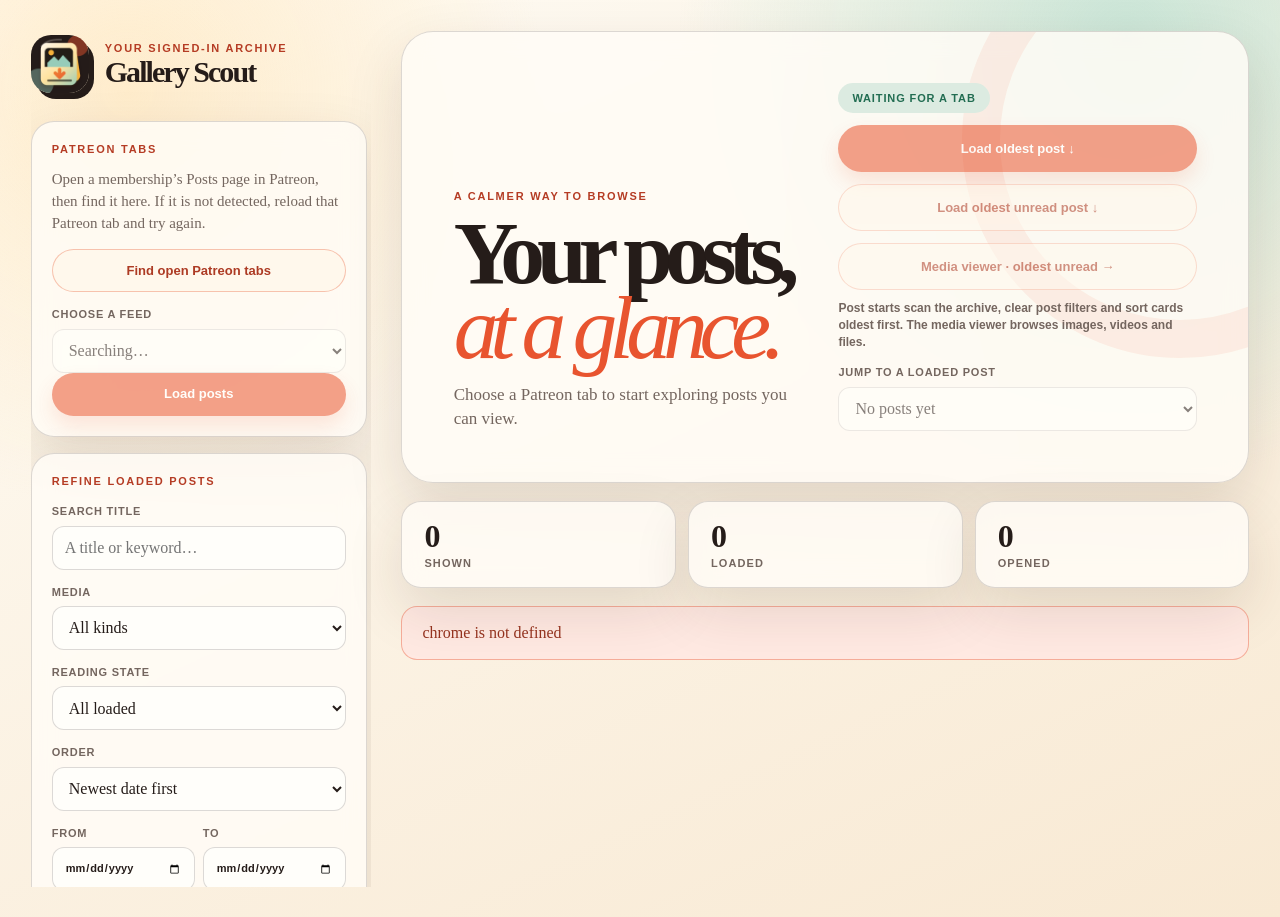
<file: extension/gallery.html>
<!doctype html>
<html lang="en">
<head>
  <meta charset="utf-8" />
  <meta name="viewport" content="width=device-width, initial-scale=1" />
  <title>Gallery Scout · Subscriber preview</title>
  <link rel="icon" type="image/png" href="assets/patreon-gallery-icon.png" />
  <link rel="stylesheet" href="gallery.css" />
</head>
<body>
  <div class="app-shell">
    <aside class="sidebar">
      <div class="logo-row">
        <img src="assets/patreon-gallery-icon.png" alt="" class="logo" />
        <div><span class="kicker">Your signed-in archive</span><h1>Gallery Scout</h1></div>
      </div>
      <section class="sidebar-card">
        <span class="section-label">Patreon tabs</span>
        <p class="hint">Open a membership’s Posts page in Patreon, then find it here. If it is not detected, reload that Patreon tab and try again.</p>
        <button id="findTabs" type="button" class="button button-outline">Find open Patreon tabs</button>
        <label for="membershipSelect">Choose a feed</label>
        <select id="membershipSelect" disabled><option value="">Searching…</option></select>
        <button id="reloadFeed" type="button" class="button button-primary" disabled>Load posts</button>
      </section>
      <section class="sidebar-card">
        <span class="section-label">Refine loaded posts</span>
        <label for="search">Search title</label>
        <input id="search" type="search" placeholder="A title or keyword…" />
        <label for="typeFilter">Media</label>
        <select id="typeFilter"><option value="all">All kinds</option><option value="image">Images</option><option value="video">Videos</option><option value="file">Files</option><option value="post">Other posts</option></select>
        <label for="viewFilter">Reading state</label>
        <select id="viewFilter"><option value="all">All loaded</option><option value="unviewed">Not opened here</option><option value="viewed">Opened here</option></select>
        <label for="sort">Order</label>
        <select id="sort"><option value="desc">Newest date first</option><option value="asc">Oldest date first</option></select>
        <div class="dates"><label for="fromDate">From<input id="fromDate" type="date" /></label><label for="toDate">To<input id="toDate" type="date" /></label></div>
      </section>
      <section class="sidebar-card">
        <span class="section-label">Download your media</span>
        <label for="downloadScope">Choose posts</label>
        <select id="downloadScope"><option value="current">Current filters</option><option value="all">All accessible media</option><option value="unread">Not opened here</option><option value="dates">Date range</option></select>
        <div id="downloadDates" class="dates" hidden><label for="downloadFrom">From<input id="downloadFrom" type="date" /></label><label for="downloadTo">To<input id="downloadTo" type="date" /></label></div>
        <button id="prepareDownloads" type="button" class="button button-outline" disabled>Prepare downloads</button>
        <p id="downloadProgress" class="hint download-progress" role="status" aria-live="polite">Only files Patreon provides to your account can be downloaded.</p>
        <button id="cancelDownloads" type="button" class="button button-outline" hidden>Stop queueing</button>
        <button id="exportYoutubeUrls" type="button" class="button button-outline" disabled>Export YouTube URLs for yt-dlp</button>
        <p id="youtubeExportStatus" class="hint download-progress" role="status" aria-live="polite">Creates a plain-text list, not a video download.</p>
        <button id="cancelYoutubeExport" type="button" class="button button-outline" hidden>Stop export</button>
      </section>
      <p class="sidebar-foot">“Unread” means not opened in Gallery Scout on this browser profile; it does not reflect Patreon's read state. Reads pages using your Patreon tab. It never asks for your password or copy session cookies to a local server.</p>
    </aside>
    <main class="main">
      <header class="hero">
        <div><span class="kicker">A calmer way to browse</span><h2 id="heading">Your posts,<br /><em>at a glance.</em></h2><p id="subtitle">Choose a Patreon tab to start exploring posts you can view.</p></div>
        <div class="hero-tools"><span id="connectionBadge" class="badge">Waiting for a tab</span><button id="startOldestPost" type="button" class="button button-primary gallery-start" disabled>Load oldest post ↓</button><button id="startOldestUnreadPost" type="button" class="button button-outline gallery-start" disabled>Load oldest unread post ↓</button><button id="openGallery" type="button" class="button button-outline gallery-start" disabled>Media viewer · oldest unread →</button><p class="hero-start-hint">Post starts scan the archive, clear post filters and sort cards oldest first. The media viewer browses images, videos and files.</p><label for="jump">Jump to a loaded post</label><select id="jump" disabled><option value="">No posts yet</option></select></div>
      </header>
      <section class="metrics" aria-label="Loaded post statistics"><div><strong id="shownCount">0</strong><span>shown</span></div><div><strong id="loadedCount">0</strong><span>loaded</span></div><div><strong id="viewedCount">0</strong><span>opened</span></div></section>
      <p id="status" class="status" role="status" aria-live="polite">Looking for signed-in Patreon tabs…</p>
      <section id="grid" class="grid" aria-label="Post gallery"></section>
      <div class="more-row"><button id="loadMore" type="button" class="button button-primary" hidden>Load next page</button></div>
    </main>
  </div>
  <dialog id="viewer" class="viewer" aria-labelledby="viewerTitle" aria-describedby="viewerHint">
    <div class="viewer-shell">
      <header class="viewer-header">
        <div class="viewer-heading"><span class="kicker">Media gallery</span><h2 id="viewerTitle">Post media</h2><p id="viewerCounter"></p></div>
        <div class="viewer-actions">
          <button id="viewerZoom" type="button" class="viewer-button" aria-pressed="false">Zoom to 100%</button>
          <button id="viewerDownload" type="button" class="viewer-button" disabled>Download post ↓</button>
          <button id="viewerOriginal" type="button" class="viewer-button">Original post ↗</button>
          <button id="viewerClose" type="button" class="viewer-button viewer-close" aria-label="Close media viewer">×</button>
        </div>
      </header>
      <div class="viewer-jumpbar">
        <label for="viewerJump">Jump to</label>
        <select id="viewerJump"><option value="oldest-unread">Oldest unread</option><option value="oldest">Oldest</option><option value="newest-unread">Newest unread</option><option value="newest">Newest</option><option value="date">A date…</option></select>
        <input id="viewerDate" type="date" aria-label="Jump to post on or after date" hidden />
        <button id="viewerGo" type="button" class="viewer-button">Go</button>
        <button id="viewerCancelScan" type="button" class="viewer-button" hidden>Stop scanning</button>
        <span>← older · newer →</span>
      </div>
      <div class="viewer-stage-row">
        <button id="viewerPrev" type="button" class="viewer-arrow" aria-label="Previous older post">←</button>
        <div id="viewerStage" class="viewer-stage"><img id="viewerImage" alt="" referrerpolicy="no-referrer" /><video id="viewerVideo" controls playsinline preload="metadata" hidden></video><iframe id="viewerEmbed" title="Embedded video" sandbox="allow-scripts allow-same-origin allow-presentation" referrerpolicy="no-referrer" allow="autoplay; encrypted-media; picture-in-picture; fullscreen" hidden></iframe><div id="viewerFallback" class="viewer-fallback" hidden></div><button id="viewerMediaLink" type="button" class="viewer-media-link" hidden><span>Open media ↗</span></button><button id="viewerEmbedStart" type="button" class="viewer-embed-start" hidden>▶ Play here</button></div>
        <button id="viewerNext" type="button" class="viewer-arrow" aria-label="Next newer post">→</button>
      </div>
      <div id="viewerAssets" class="viewer-assets" hidden aria-label="Available post media"></div>
      <p id="viewerLoading" class="viewer-loading" role="status"></p>
      <footer class="viewer-footer"><p id="viewerDescription"></p><span id="viewerHint">← older · → newer · Escape closes · Zoom for original pixels</span></footer>
    </div>
  </dialog>
  <dialog id="scanDialog" class="scan-dialog" aria-labelledby="scanTitle" aria-describedby="scanProgress">
    <span class="kicker">Your archive</span><h2 id="scanTitle">Finding your starting point…</h2>
    <p id="scanProgress" role="status" aria-live="polite">Checking pages for the oldest unread media post.</p>
    <button id="scanCancel" type="button" class="button button-outline">Stop scanning</button>
  </dialog>
  <dialog id="downloadConfirm" class="scan-dialog" aria-labelledby="downloadConfirmTitle" aria-describedby="downloadConfirmText">
    <span class="kicker">Before downloading</span><h2 id="downloadConfirmTitle">Download selected media?</h2>
    <p id="downloadConfirmText"></p>
    <div class="confirm-actions"><button id="confirmDownloads" type="button" class="button button-primary">Start downloads</button><button id="dismissDownloads" type="button" class="button button-outline">Cancel</button></div>
  </dialog>
  <script src="navigation.js"></script>
  <script src="downloads.js"></script>
  <script src="file-icons.js"></script>
  <script src="gallery.js"></script>
</body>
</html>
</file>
<file: extension/gallery.css>
:root{--ink:#251c19;--muted:#74665f;--paper:#fff9ee;--surface:#fffcf6;--ember:#e8542f;--line:rgba(37,28,25,.16);--shadow:0 22px 55px rgba(62,36,21,.13);font-family:Georgia,Cambria,serif;color:var(--ink);background:#fff6e7}*{box-sizing:border-box}[hidden]{display:none!important}body{margin:0;background:radial-gradient(circle at 10% 10%,#ffdfaa88,transparent 26rem),radial-gradient(circle at 88% 4%,#9ed7c788,transparent 28rem),linear-gradient(155deg,#fffcf5,#f8e9d3);min-height:100vh}button,input,select{font:inherit}button{cursor:pointer}button:disabled,select:disabled{opacity:.55;cursor:not-allowed}a{color:inherit}.app-shell{max-width:1640px;min-height:100vh;margin:auto;display:grid;grid-template-columns:minmax(270px,340px) minmax(0,1fr);gap:clamp(16px,2.4vw,36px);padding:clamp(16px,2.4vw,34px)}.sidebar{position:sticky;top:22px;align-self:start;max-height:calc(100vh - 44px);overflow:auto;padding-right:4px}.logo-row{display:flex;align-items:center;gap:16px;margin:4px 0 28px}.logo{width:58px;height:58px;border-radius:20px;box-shadow:5px 6px 0 var(--ink)}.kicker,.section-label{display:block;font:800 11px/1.4 'Avenir Next',Avenir,sans-serif;color:#b53c24;letter-spacing:.16em;text-transform:uppercase}h1{margin:2px 0 0;font-size:30px;line-height:.94;letter-spacing:-.065em}.sidebar-card,.hero,.metrics>div,.card{background:#fffcf6d9;border:1px solid var(--line);box-shadow:var(--shadow);backdrop-filter:blur(12px)}.sidebar-card{padding:20px;border-radius:23px;margin-bottom:16px}.section-label{margin-bottom:12px}.sidebar-card label,.hero-tools label{display:block;margin:15px 0 6px;color:var(--muted);font:800 11px/1.4 'Avenir Next',Avenir,sans-serif;letter-spacing:.07em;text-transform:uppercase}.hint,.sidebar-foot{color:var(--muted);font-size:15px;line-height:1.45}.hint{margin:0 0 15px}.sidebar-foot{margin:20px 8px}.sidebar-card input,.sidebar-card select,.hero-tools select{width:100%;min-height:44px;padding:9px 12px;border:1px solid var(--line);border-radius:12px;color:var(--ink);background:#fffefa}.sidebar-card input:focus-visible,.sidebar-card select:focus-visible,.hero-tools select:focus-visible,.button:focus-visible,.card a:focus-visible{outline:3px solid #e8542f88;outline-offset:2px}.dates{display:grid;grid-template-columns:1fr 1fr;gap:8px}.dates input{width:100%;margin-top:6px}.button{display:inline-flex;justify-content:center;align-items:center;min-height:43px;padding:10px 16px;border-radius:999px;font:800 13px/1.2 'Avenir Next',Avenir,sans-serif;border:1px solid transparent;text-decoration:none}.button-primary{background:var(--ember);color:white;box-shadow:0 10px 20px #e8542f40}.button-outline{background:#fff8ec;color:#ad3b24;border-color:#e8542f55}.sidebar-card>.button{width:100%}.sidebar-card>.button+.button{margin-top:10px}.main{min-width:0}.hero{display:flex;justify-content:space-between;align-items:end;gap:25px;min-height:265px;padding:clamp(24px,4vw,58px);border-radius:32px;position:relative;overflow:hidden}.hero:after{content:'';position:absolute;width:360px;height:360px;right:-150px;top:-110px;border:38px solid #e8542f14;border-radius:50%;pointer-events:none}.hero h2{font-size:clamp(48px,7vw,102px);line-height:.83;letter-spacing:-.09em;margin:12px 0 18px}.hero h2 em{font-weight:400;color:var(--ember)}.hero p{color:var(--muted);font-size:17px;max-width:60ch;line-height:1.4;margin:0}.hero-tools{min-width:min(100%,255px);position:relative;z-index:1}.gallery-start{display:flex;width:100%;margin:12px 0 0;min-height:47px;text-wrap:balance}.hero .hero-start-hint{margin:10px 0 12px;font:600 12px/1.4 'Avenir Next',Avenir,sans-serif}.badge{display:inline-block;padding:9px 14px;border-radius:999px;background:#dcebe1;color:#226d52;font:800 11px 'Avenir Next',Avenir,sans-serif;letter-spacing:.08em;text-transform:uppercase}.metrics{display:grid;grid-template-columns:repeat(3,1fr);gap:12px;margin:18px 0}.metrics>div{border-radius:20px;padding:18px 22px}.metrics strong,.metrics span{display:block}.metrics strong{font-size:32px;line-height:1}.metrics span{margin-top:5px;font:800 11px 'Avenir Next',Avenir,sans-serif;text-transform:uppercase;letter-spacing:.1em;color:var(--muted)}.status{margin:0 0 18px;padding:15px 20px;border-radius:16px;background:#fff9ec;border:1px solid var(--line);color:var(--muted);line-height:1.4}.status.error{background:#ffe9e2;color:#96331f;border-color:#e8542f66}.grid{display:grid;grid-template-columns:repeat(auto-fill,minmax(min(100%,265px),1fr));gap:18px;align-items:start}.card{border-radius:23px;overflow:hidden}.cover{height:290px;display:grid;place-items:center;background:#302520;position:relative;color:#fff8e9}.cover img{width:100%;height:100%;object-fit:contain;display:block}.cover-fallback{padding:24px;text-align:center;font-size:30px;line-height:1;letter-spacing:-.04em}.card-kind,.card-viewed{position:absolute;left:11px;top:11px;padding:7px 10px;border-radius:999px;background:#251c19df;color:white;font:800 11px 'Avenir Next',Avenir,sans-serif;text-transform:uppercase;letter-spacing:.07em}.card-viewed{left:auto;right:11px;background:#23815fdc}.card-copy{padding:19px}.card-date{margin:0 0 10px;color:#b54329;font:800 11px 'Avenir Next',Avenir,sans-serif;text-transform:uppercase;letter-spacing:.1em}.card h3{margin:0 0 12px;font-size:26px;line-height:1;letter-spacing:-.055em;overflow-wrap:anywhere}.card-note{min-height:2.8em;margin:0 0 18px;color:var(--muted);font-size:14px;line-height:1.4}.card .button{width:100%}.card-actions{display:grid;grid-template-columns:repeat(2,minmax(0,1fr));gap:8px}.card-actions .button{min-width:0;padding:9px 7px;font-size:12px;text-align:center;overflow-wrap:anywhere}.card-original{display:block;width:100%;min-height:40px;margin-top:7px;padding:10px 2px;border:0;background:none;color:#ad3b24;font:800 12px 'Avenir Next',Avenir,sans-serif;text-align:left}.card-original:hover{text-decoration:underline}.card-action-status{margin:9px 0 0;color:#74665f;font:600 12px/1.4 'Avenir Next',Avenir,sans-serif}.card-action-status:empty{display:none}.card-video-links{display:grid;gap:5px;margin:0 0 14px;padding:12px 14px;border:1px solid #e8542f33;border-radius:13px;background:#fff4e9}.card-video-links-label{color:#ad3b24;font:800 10px 'Avenir Next',Avenir,sans-serif;letter-spacing:.1em;text-transform:uppercase}.card-video-link{min-height:38px;padding:6px 0;border:0;background:none;color:#8b321f;font:700 12px/1.35 'Avenir Next',Avenir,sans-serif;text-align:left}.card-video-link:hover,.card-video-link:focus-visible{text-decoration:underline}.more-row{padding:26px 0 40px;text-align:center}.more-row .button{min-width:220px}.cover-action{width:100%;padding:0;border:0;cursor:pointer;text-align:inherit}.cover-action:hover img{scale:1.035}.cover-action img{transition:scale .2s ease;outline:1px solid #ffffff20}.cover-action:focus-visible,.viewer button:focus-visible,.scan-dialog button:focus-visible{outline:3px solid #f6bd65;outline-offset:3px}.metrics strong{font-variant-numeric:tabular-nums}.viewer{position:fixed;inset:0;width:100vw;max-width:none;height:100vh;max-height:none;margin:0;padding:0;border:0;background:#171411;color:#fff9f0}.viewer::backdrop{background:#171411e8}.viewer-shell{height:100%;display:grid;grid-template-rows:auto auto minmax(0,1fr) auto auto auto}.viewer-header,.viewer-footer{display:flex;align-items:center;justify-content:space-between;gap:18px;padding:12px clamp(14px,2.2vw,36px);background:#221d19}.viewer-heading{min-width:0}.viewer-heading h2{font-size:clamp(20px,2vw,32px);line-height:1.05;letter-spacing:-.04em;margin:4px 0;overflow:hidden;text-overflow:ellipsis;white-space:nowrap}.viewer-heading p,.viewer-footer{font:500 13px/1.4 'Avenir Next',Avenir,sans-serif;color:#cbbeb4}.viewer-heading p{margin:0;font-variant-numeric:tabular-nums}.viewer-actions{display:flex;align-items:center;gap:8px;flex-shrink:0}.viewer-button,.viewer-arrow{min-width:44px;min-height:44px;border:1px solid #ffffff55;border-radius:13px;padding:9px 12px;background:#ffffff16;color:#fff9f0;font:700 13px 'Avenir Next',Avenir,sans-serif}.viewer-button:hover,.viewer-arrow:hover:not(:disabled){background:#ffffff32}.viewer-button:disabled,.viewer-arrow:disabled{opacity:.4;cursor:default}.viewer-close{font-size:26px;line-height:20px}.viewer-jumpbar{display:flex;align-items:center;gap:10px;padding:9px clamp(14px,2.2vw,36px);background:#302822;border-top:1px solid #ffffff20;font:700 12px 'Avenir Next',Avenir,sans-serif}.viewer-jumpbar label{white-space:nowrap;color:#e5b1a2}.viewer-jumpbar select,.viewer-jumpbar input{height:42px;min-width:130px;max-width:210px;background:#fff9f0;color:#251c19;border:0;border-radius:11px;padding:7px 12px}.viewer-jumpbar span{margin-left:auto;color:#d4c6b9;white-space:nowrap}.viewer-stage-row{display:grid;grid-template-columns:64px minmax(0,1fr) 64px;min-height:0;background:#12100e}.viewer-stage{min-width:0;min-height:0;display:flex;align-items:center;justify-content:center;overflow:auto;position:relative}.viewer-stage img,.viewer-stage video{max-width:100%;max-height:100%;object-fit:contain}.viewer-stage video{width:auto;height:auto;outline:1px solid #ffffff20}.viewer-stage iframe{width:100%;height:100%;border:0}.viewer-media-link{position:absolute;inset:0;z-index:1;display:flex;align-items:flex-end;justify-content:center;padding:20px;border:0;background:transparent;color:white;cursor:pointer}.viewer-media-link span{max-width:min(80vw,520px);padding:12px 18px;border-radius:18px;background:#221d19ea;font:800 13px/1.35 'Avenir Next',Avenir,sans-serif;overflow-wrap:anywhere;text-align:center;box-shadow:0 8px 24px #0009}.viewer-media-link:hover span{background:#e8542f}.viewer-stage.has-embed .viewer-media-link{inset:auto 16px 16px auto;padding:0}.viewer-stage.has-file .viewer-media-link span{position:absolute;width:1px;height:1px;padding:0;overflow:hidden;clip-path:inset(50%);white-space:nowrap}.viewer-embed-start{position:absolute;left:50%;top:50%;transform:translate(-50%,-50%);z-index:2;padding:16px 26px;border:1px solid #ffffff77;border-radius:999px;background:#e8542f;color:#fff;font:800 16px 'Avenir Next',Avenir,sans-serif;box-shadow:0 12px 35px #000b}.viewer-fallback{padding:32px;text-align:center;font-size:clamp(20px,4vw,45px);letter-spacing:-.05em;color:#e5b1a2;text-wrap:balance}.viewer-stage.zoomed{display:block;text-align:center}.viewer-stage.zoomed img{max-width:none;max-height:none;width:auto;height:auto;cursor:zoom-out}.viewer-stage img:not([src]){display:none}.viewer-loading{margin:0;padding:10px clamp(14px,2.2vw,36px);background:#221d19;border-top:1px solid #ffffff20;color:#e7d9cf;font:600 12px/1.45 'Avenir Next',Avenir,sans-serif;text-align:center;text-wrap:pretty}.viewer-loading:empty{display:none}.viewer-arrow{align-self:center;justify-self:center;width:52px;height:62px;font-size:28px;padding:0}.viewer-assets{display:flex;gap:12px;align-items:center;overflow-x:auto;padding:10px clamp(14px,2.2vw,36px);background:#302822;border-top:1px solid #ffffff20}.viewer-asset{display:flex;flex-wrap:wrap;align-items:center;gap:10px;flex-shrink:0;width:520px;max-width:min(92vw,520px);padding:8px 10px;border-radius:12px;background:#ffffff13}.viewer-asset span{max-width:200px;overflow:hidden;text-overflow:ellipsis;white-space:nowrap;font:600 12px 'Avenir Next',Avenir,sans-serif}.viewer-asset>span:not(.file-icon){flex:1 1 150px;max-width:min(45vw,280px);overflow:visible;white-space:normal;overflow-wrap:anywhere}.viewer-asset img{width:44px;height:44px;object-fit:cover;border-radius:6px}.viewer-asset button{min-height:40px;border:1px solid #ffffff55;border-radius:9px;background:#ffffff14;color:white;padding:7px 10px;font:700 12px 'Avenir Next',Avenir,sans-serif}.viewer-asset button:disabled{opacity:.45;cursor:not-allowed}.viewer-footer{min-height:55px}.viewer-footer p{margin:0;max-width:60ch;white-space:pre-line}.viewer-footer span{text-align:right}.viewer :is(button,img){-webkit-tap-highlight-color:transparent}.scan-dialog{width:min(440px,calc(100vw - 32px));border:1px solid #eee0d0;border-radius:24px;padding:32px;background:#fffcf6;color:var(--ink);box-shadow:0 32px 80px #251c1980}.scan-dialog::backdrop{background:#171411b9}.scan-dialog h2{font-size:34px;line-height:1;letter-spacing:-.06em;margin:12px 0}.scan-dialog p{color:var(--muted);font:500 16px/1.5 'Avenir Next',Avenir,sans-serif}.scan-dialog .button{margin-top:12px;min-width:150px}.confirm-actions{display:flex;flex-wrap:wrap;gap:10px}.download-progress{margin:14px 2px 2px;font:600 13px/1.5 'Avenir Next',Avenir,sans-serif}.sidebar-card>#prepareDownloads{margin-top:16px}.file-icon{--file-accent:#766a61;--file-tint:#f2ebe2;position:relative;isolation:isolate;display:flex;flex:none;align-items:flex-end;justify-content:center;width:112px;height:138px;padding:0 8px 18px;border-radius:12px 28px 12px 12px;background:linear-gradient(152deg,#fffdfa 5%,var(--file-tint) 100%);box-shadow:0 12px 28px #0005,inset 0 0 0 1px #ffffffaa;transition:transform .2s ease}.file-icon:before{content:'';position:absolute;right:0;top:0;width:30px;height:30px;clip-path:polygon(0 0,100% 100%,0 100%);border-bottom-left-radius:5px;background:color-mix(in srgb,var(--file-accent) 33%,#fff)}.file-icon-type{min-width:57px;padding:7px 9px;border-radius:8px;background:var(--file-accent);color:#fff;font:900 15px/1 'Avenir Next',Avenir,sans-serif;letter-spacing:.08em;text-align:center}.file-icon[data-tone=pdf]{--file-accent:#c33f32;--file-tint:#fff2e9}.file-icon[data-tone=archive]{--file-accent:#b86a24;--file-tint:#fff4df}.file-icon[data-tone=document],.file-icon[data-tone=slides]{--file-accent:#3a68ac;--file-tint:#eaf2ff}.file-icon[data-tone=sheet]{--file-accent:#2f8b60;--file-tint:#e8f6ed}.file-icon[data-tone=text],.file-icon[data-tone=image]{--file-accent:#387f91;--file-tint:#e7f5f6}.file-cover{grid-template-rows:minmax(0,1fr) auto;gap:10px;padding:42px 15px 15px;background:radial-gradient(circle at 50% 18%,#665149 0,transparent 68%),#302520}.file-cover:hover .file-icon{transform:translateY(-3px)}.file-cover-action{border-radius:99px;padding:7px 13px;background:#ffffff24;color:#fff8e9;font:800 11px 'Avenir Next',Avenir,sans-serif}.file-details{margin:0 0 14px;padding:12px 13px;border:1px solid #ccbaa165;border-radius:13px;background:#f5ece0}.file-details-heading{display:block;margin:0 0 6px;color:#ad3b24;font:800 10px 'Avenir Next',Avenir,sans-serif;letter-spacing:.12em;text-transform:uppercase}.file-name{display:block;color:#322821;font:650 13px/1.45 'Avenir Next',Avenir,sans-serif;overflow-wrap:anywhere;white-space:normal}.file-name+.file-name{margin-top:6px}.file-name-missing{color:#756b62;font-weight:500}.viewer-fallback.file-stage{display:flex;flex-direction:column;align-items:center;gap:10px;max-width:min(100%,600px);font-family:'Avenir Next',Avenir,sans-serif;letter-spacing:0}.file-stage .file-icon{width:130px;height:157px;margin-bottom:5px}.file-stage-label{color:#e5b1a2;font:800 11px 'Avenir Next',Avenir,sans-serif;letter-spacing:.15em;text-transform:uppercase}.file-stage-name{max-width:100%;font:700 clamp(16px,2vw,25px)/1.3 'Avenir Next',Avenir,sans-serif;overflow-wrap:anywhere}.file-stage-more{font:500 12px 'Avenir Next',Avenir,sans-serif;color:#cbbeb4}.viewer-asset .file-icon-small{width:39px;height:47px;padding:0 3px 5px;border-radius:4px 10px 4px 4px;box-shadow:none}.viewer-asset .file-icon-small:before{width:11px;height:11px}.viewer-asset .file-icon-small .file-icon-type{min-width:0;padding:3px;font-size:8px;border-radius:3px}@media(max-height:740px){.viewer-fallback.file-stage{padding:10px;gap:5px}.file-stage .file-icon{width:90px;height:110px;margin-bottom:2px;padding-bottom:12px}.file-stage .file-icon-type{min-width:45px;font-size:12px}.file-stage-name{font-size:clamp(14px,2vw,21px)}}@media(max-width:720px){.viewer-header{align-items:start}.viewer-actions{flex-wrap:wrap;justify-content:end}.viewer-jumpbar{flex-wrap:wrap}.viewer-jumpbar span{display:none}.viewer-jumpbar select,.viewer-jumpbar input{max-width:170px}.viewer-heading h2{max-width:40vw}.viewer-stage-row{grid-template-columns:44px minmax(0,1fr) 44px}.viewer-arrow{width:40px;height:48px;font-size:22px}.viewer-footer span{display:none}.viewer-asset span{max-width:90px}.viewer-button{font-size:11px;padding:8px}}@media(prefers-reduced-motion:reduce){.cover-action img,.file-icon{transition:none}}@media(max-width:920px){.app-shell{grid-template-columns:1fr}.sidebar{position:static;max-height:none;display:grid;grid-template-columns:1fr 1fr;gap:12px}.logo-row{grid-column:1/-1;margin-bottom:4px}.sidebar-card{margin-bottom:0}.sidebar-foot{grid-column:1/-1;margin:0 3px 12px}}@media(max-width:640px){.app-shell{padding:12px}.sidebar{display:block}.sidebar-card{margin-bottom:12px}.hero{display:block;padding:24px;min-height:0;border-radius:22px}.hero h2{font-size:56px}.hero-tools{margin-top:20px}.metrics>div{padding:12px}.metrics strong{font-size:25px}.dates{grid-template-columns:1fr}.cover{height:260px}}
</file>
